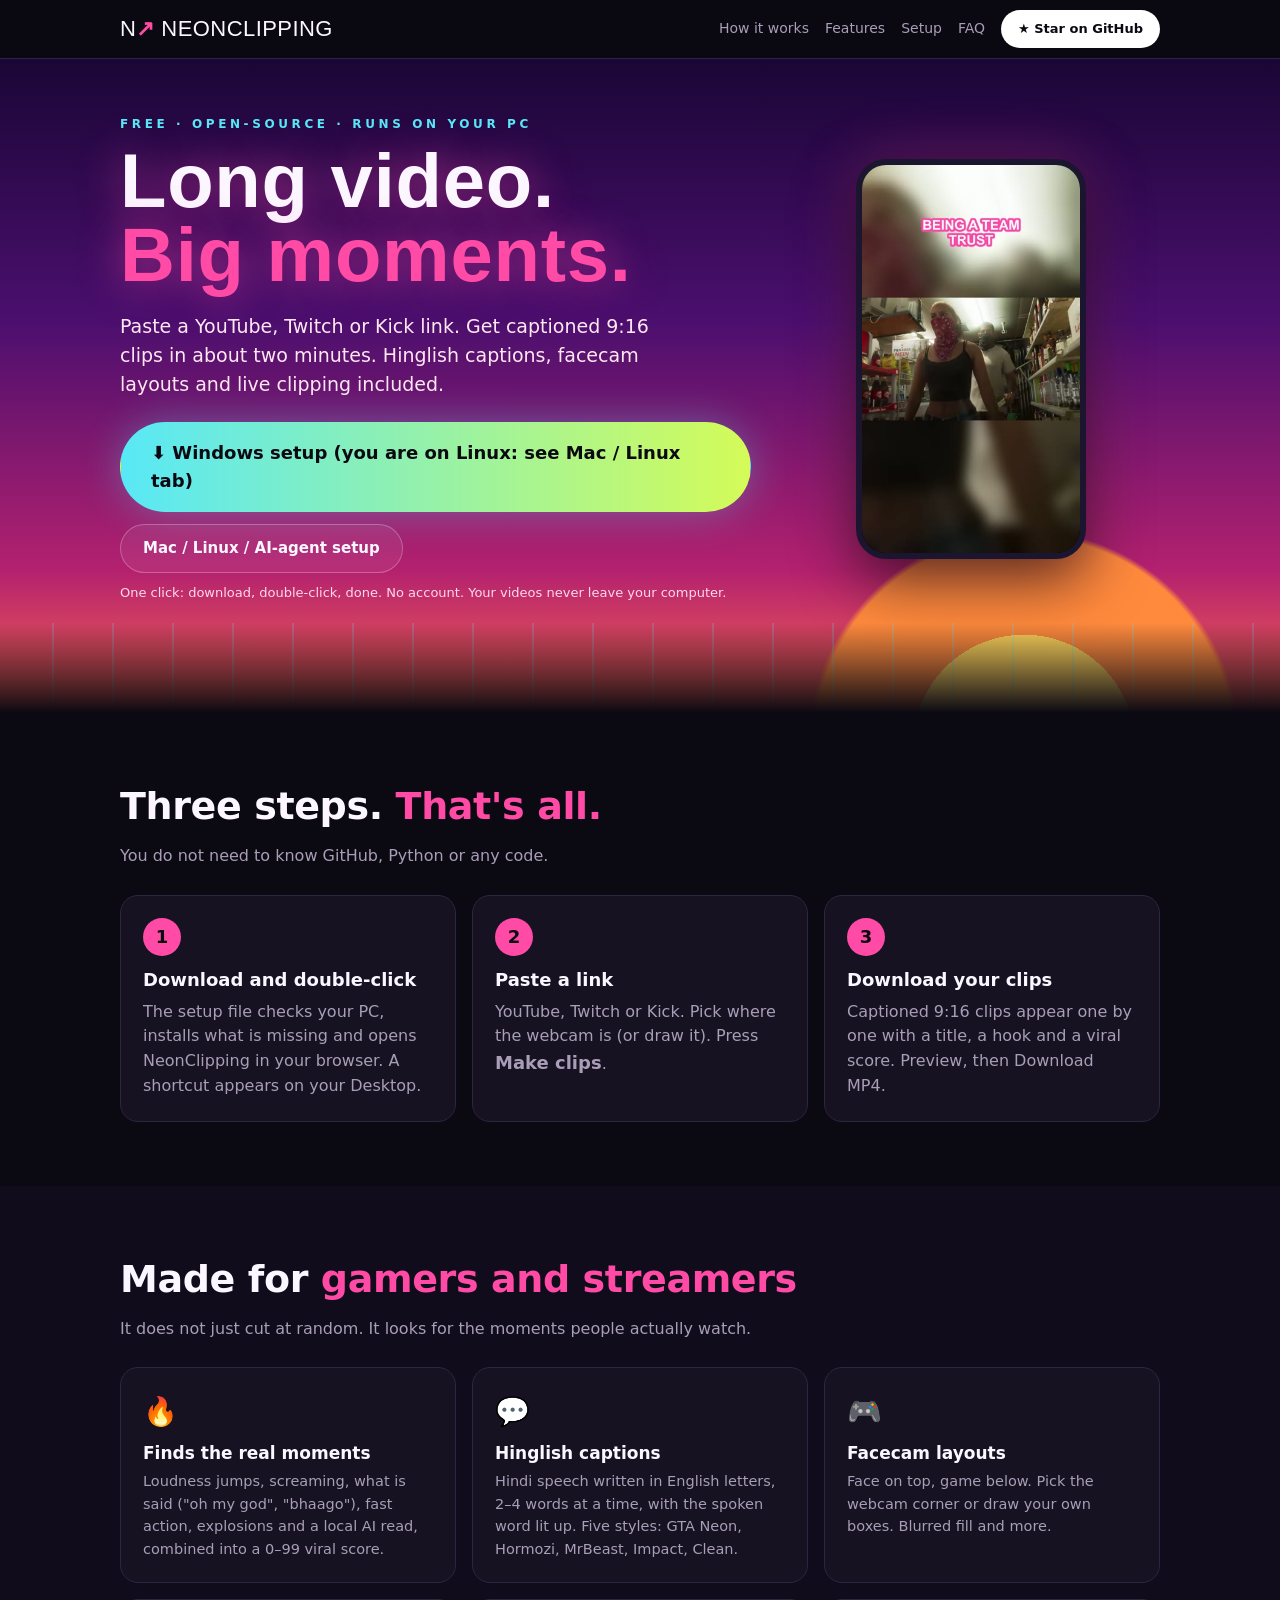
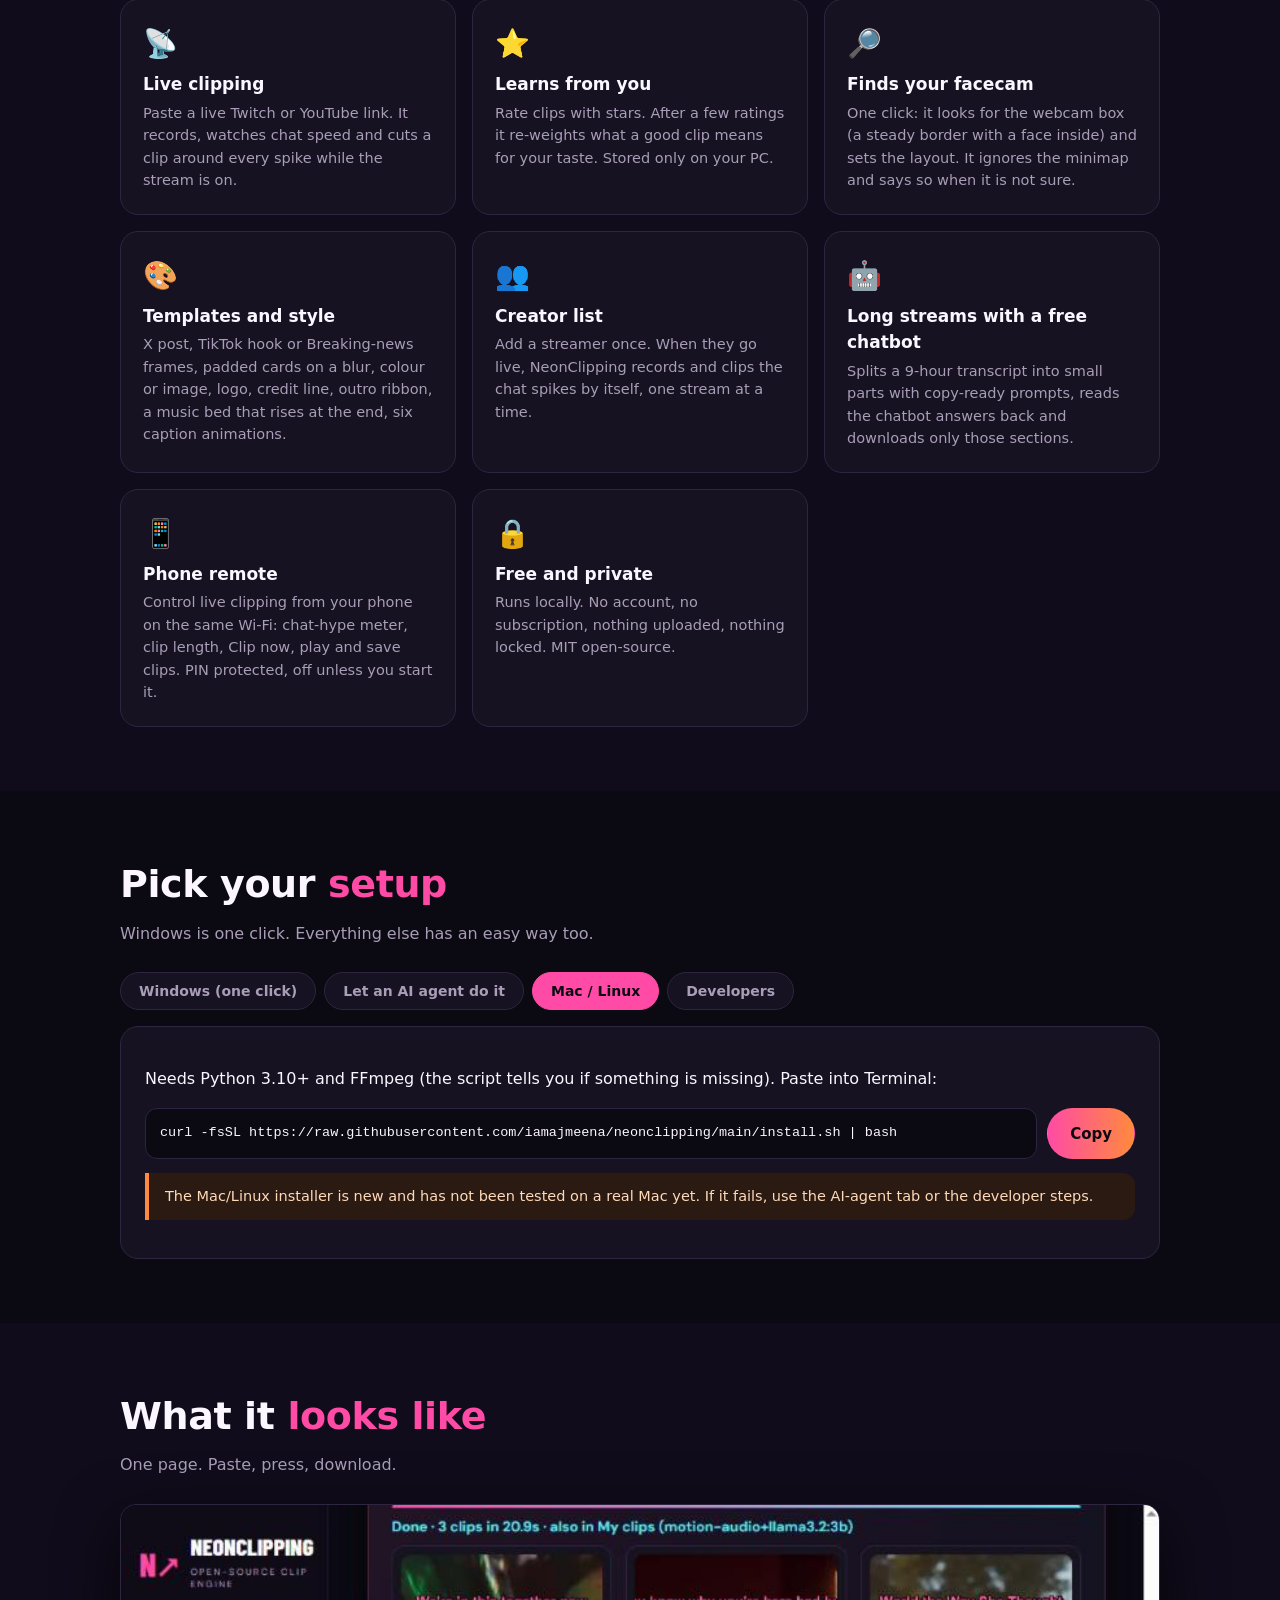
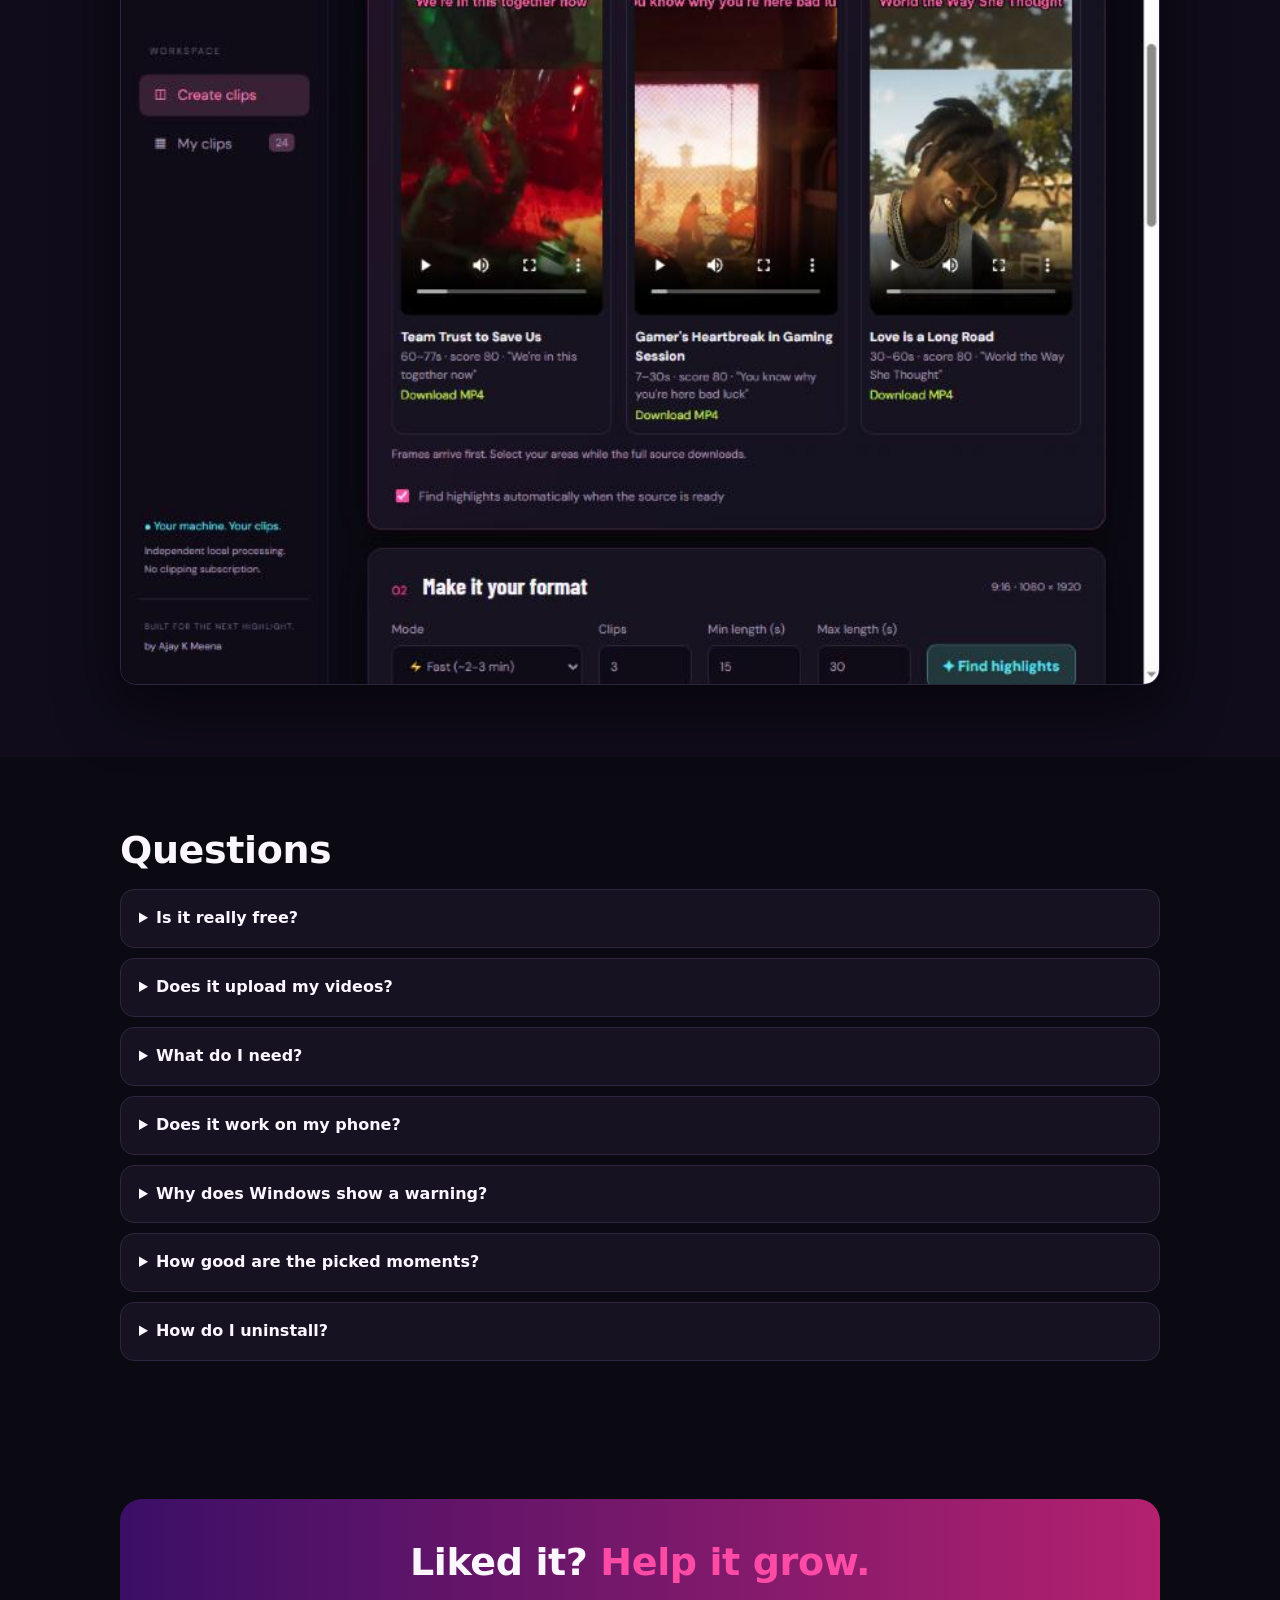
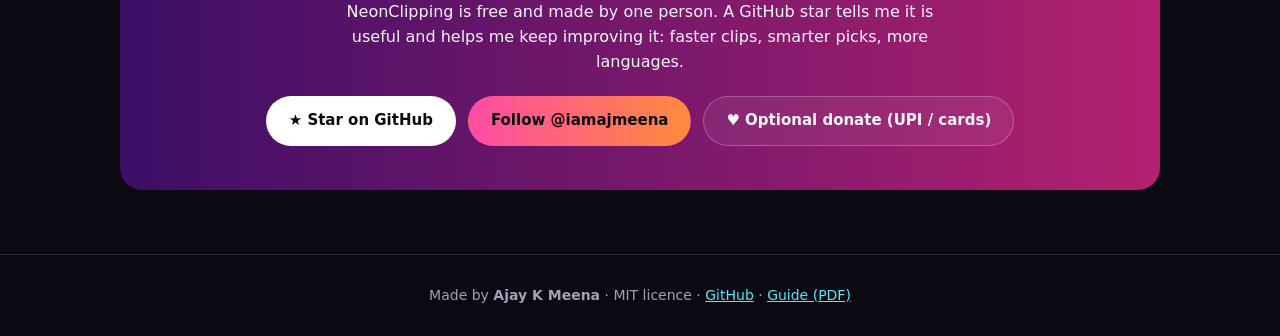
<file: docs/index.html>
<!doctype html>
<html lang="en">
<head>
<meta charset="utf-8">
<meta name="viewport" content="width=device-width, initial-scale=1">
<title>NeonClipping · Free AI clip maker for gamers and streamers</title>
<meta name="description" content="Paste a YouTube, Twitch or Kick link and get captioned 9:16 clips in about two minutes. Free, open-source, runs on your own PC. Hinglish captions, facecam layouts, live clipping.">
<meta property="og:title" content="NeonClipping: paste a link, get captioned 9:16 clips">
<meta property="og:description" content="Free and open-source. One-click setup for Windows. Hinglish captions, facecam layouts, live clipping, learns from your star ratings.">
<meta property="og:type" content="website">
<link rel="icon" href="data:image/svg+xml,%3Csvg xmlns='http://www.w3.org/2000/svg' viewBox='0 0 64 64'%3E%3Crect width='64' height='64' rx='14' fill='%230b0912'/%3E%3Ctext x='8' y='46' font-family='Impact,Arial Black' font-size='38' fill='%23ff4ba5'%3EN%3C/text%3E%3Cpath d='M34 40 L52 22 M40 22 H52 V34' stroke='%2358e8f7' stroke-width='5' fill='none' stroke-linecap='round'/%3E%3C/svg%3E">
<style>
:root{--bg:#0b0912;--panel:#161221;--line:#2e2540;--pink:#ff4ba5;--cyan:#58e8f7;--lime:#d4fb58;--orange:#ff8a3d;--white:#fbf6ff;--muted:#a99db7}
*{box-sizing:border-box}html{scroll-behavior:smooth}
body{margin:0;background:var(--bg);color:var(--white);font-family:"Segoe UI",system-ui,-apple-system,"Nirmala UI",sans-serif;line-height:1.55}
a{color:var(--cyan)}
.wrap{max-width:1080px;margin:0 auto;padding:0 20px}
nav{position:sticky;top:0;z-index:20;background:#0b0912e6;backdrop-filter:blur(10px);border-bottom:1px solid var(--line)}
nav .wrap{display:flex;align-items:center;gap:18px;height:58px}
.logo{font-family:Impact,"Arial Black",sans-serif;font-size:22px;letter-spacing:.02em;color:var(--white);text-decoration:none}.logo b{color:var(--pink)}
nav .links{margin-left:auto;display:flex;gap:16px;align-items:center;font-size:14px}nav .links a{color:var(--muted);text-decoration:none}nav .links a:hover{color:var(--white)}
.btn{display:inline-flex;align-items:center;gap:8px;border-radius:999px;padding:12px 22px;font-weight:800;text-decoration:none;border:1px solid transparent;cursor:pointer;font-size:15px;font-family:inherit}
.btn.main{background:linear-gradient(90deg,var(--cyan),var(--lime));color:#0b0912;font-size:18px;padding:16px 30px;box-shadow:0 0 40px #58e8f755}
.btn.pink{background:linear-gradient(90deg,var(--pink),var(--orange));color:#0b0912}
.btn.ghost{background:#ffffff10;border-color:#ffffff40;color:var(--white)}
.btn.white{background:#fff;color:#0b0912}
.btn:hover{transform:translateY(-2px)}
.hero{position:relative;overflow:hidden;background:radial-gradient(circle at 80% 105%,#ffd45a 0 9%,#ff8a3d 9% 17%,transparent 17.5%),linear-gradient(180deg,#1a0636 0%,#4b0f6e 40%,#b3216f 78%,#ff6a4d 100%)}
.hero::after{content:"";position:absolute;left:-10%;right:-10%;bottom:0;height:90px;background:linear-gradient(#0b091200,#0b0912),repeating-linear-gradient(90deg,#58e8f733 0 2px,transparent 2px 60px)}
.hero .wrap{display:grid;grid-template-columns:1.25fr .75fr;gap:30px;align-items:center;padding-top:56px;padding-bottom:110px;position:relative;z-index:1}
.kicker{letter-spacing:.3em;font-size:12px;font-weight:800;color:var(--cyan)}
h1{font-family:Impact,"Arial Black",sans-serif;font-size:clamp(40px,7vw,76px);line-height:.98;margin:10px 0 14px;letter-spacing:.01em;text-shadow:0 0 40px #ff4ba599}h1 em{font-style:normal;color:var(--pink)}
.sub{font-size:19px;max-width:560px;color:#ffe7f3}
.cta{display:flex;flex-wrap:wrap;gap:12px;margin:22px 0 10px}
.fine{font-size:13px;color:#ffd9ec}
.phone{justify-self:center;width:230px;border-radius:30px;border:6px solid #1c1530;box-shadow:0 20px 60px #000a,0 0 60px #ff4ba555;overflow:hidden;background:#000}
.phone img,.phone video{display:block;width:100%}
section{padding:64px 0}
h2{font-size:clamp(26px,4vw,38px);margin:0 0 8px;letter-spacing:-.01em}h2 em{font-style:normal;color:var(--pink)}
.lead{color:var(--muted);max-width:680px;margin:0 0 26px}
.steps{display:grid;grid-template-columns:repeat(3,1fr);gap:16px}
.step{background:var(--panel);border:1px solid var(--line);border-radius:18px;padding:22px}
.step .n{width:38px;height:38px;border-radius:50%;background:var(--pink);color:#0b0912;font-weight:900;display:flex;align-items:center;justify-content:center;margin-bottom:10px;font-size:18px}
.step b{font-size:18px}.step p{color:var(--muted);margin:6px 0 0}
.grid{display:grid;grid-template-columns:repeat(3,1fr);gap:16px}
.tile{background:var(--panel);border:1px solid var(--line);border-radius:18px;padding:22px}
.tile .ic{font-size:28px}.tile b{display:block;font-size:17px;margin:6px 0 4px}.tile p{margin:0;color:var(--muted);font-size:14.5px}
.tabs{display:flex;flex-wrap:wrap;gap:8px;margin-bottom:16px}
.tab{background:var(--panel);border:1px solid var(--line);color:var(--muted);padding:10px 18px;border-radius:999px;cursor:pointer;font-weight:700;font-family:inherit;font-size:14px}
.tab.on{background:var(--pink);border-color:var(--pink);color:#0b0912}
.pane{display:none;background:var(--panel);border:1px solid var(--line);border-radius:18px;padding:24px}.pane.on{display:block}
.pane ol{padding-left:20px;margin:10px 0}.pane li{margin:6px 0}
code,pre{font-family:Consolas,monospace}pre{background:#0b0912;border:1px solid var(--line);border-radius:12px;padding:14px;overflow:auto;font-size:13.5px;margin:10px 0;white-space:pre-wrap;word-break:break-all}
.copy{display:flex;gap:10px;align-items:stretch;flex-wrap:wrap}.copy pre{flex:1;margin:0;min-width:240px}
.note{border-left:4px solid var(--orange);background:#2a1a12;padding:12px 16px;border-radius:0 12px 12px 0;color:#ffd9b8;font-size:14.5px;margin:14px 0}
.shot{width:100%;border-radius:16px;border:1px solid var(--line);box-shadow:0 20px 60px #000a}
details{background:var(--panel);border:1px solid var(--line);border-radius:14px;padding:4px 18px;margin:10px 0}summary{cursor:pointer;font-weight:700;padding:12px 0}details p{color:var(--muted);margin:0 0 14px}
.support{background:linear-gradient(90deg,#3b0f66,#b3216f);border-radius:22px;padding:34px;text-align:center}
.support .cta{justify-content:center}
footer{border-top:1px solid var(--line);padding:30px 0;color:var(--muted);font-size:14px;text-align:center}
.os-note{display:none}
@media(max-width:820px){.hero .wrap{grid-template-columns:1fr;padding-bottom:90px}.phone{width:200px}.steps,.grid{grid-template-columns:1fr}nav .links a.hide-s{display:none}}
@media(prefers-reduced-motion:reduce){*{scroll-behavior:auto!important;transition:none!important}}
</style>
</head>
<body>

<nav><div class="wrap">
  <a class="logo" href="#">N<b>↗</b> NEONCLIPPING</a>
  <div class="links">
    <a class="hide-s" href="#how">How it works</a><a class="hide-s" href="#features">Features</a><a class="hide-s" href="#setup">Setup</a><a class="hide-s" href="#faq">FAQ</a>
    <a class="btn white" style="padding:8px 16px;font-size:13px" href="https://github.com/iamajmeena/neonclipping" target="_blank" rel="noopener">★ Star on GitHub</a>
  </div>
</div></nav>

<header class="hero"><div class="wrap">
  <div>
    <div class="kicker">FREE · OPEN-SOURCE · RUNS ON YOUR PC</div>
    <h1>Long video.<br><em>Big moments.</em></h1>
    <p class="sub">Paste a YouTube, Twitch or Kick link. Get captioned 9:16 clips in about two minutes. Hinglish captions, facecam layouts and live clipping included.</p>
    <div class="cta">
      <a class="btn main" id="dl" href="https://github.com/iamajmeena/neonclipping/releases/latest/download/NeonClipping-Setup.bat">⬇ Download for Windows</a>
      <a class="btn ghost" href="#setup">Mac / Linux / AI-agent setup</a>
    </div>
    <div class="fine">One click: download, double-click, done. No account. Your videos never leave your computer.</div>
    <div class="os-note note" id="mobile-note"><b>You are on a phone.</b> NeonClipping runs on a computer. Open this page on your PC, or <a href="#" id="copy-link">copy this page link</a> and send it to yourself.</div>
  </div>
  <div class="phone"><video src="demo.mp4" poster="demo-poster.jpg" autoplay loop muted playsinline preload="auto" aria-label="A NeonClipping clip: hook title, captions"></video></div>
</div></header>

<section id="how"><div class="wrap">
  <h2>Three steps. <em>That's all.</em></h2>
  <p class="lead">You do not need to know GitHub, Python or any code.</p>
  <div class="steps">
    <div class="step"><div class="n">1</div><b>Download and double-click</b><p>The setup file checks your PC, installs what is missing and opens NeonClipping in your browser. A shortcut appears on your Desktop.</p></div>
    <div class="step"><div class="n">2</div><b>Paste a link</b><p>YouTube, Twitch or Kick. Pick where the webcam is (or draw it). Press <b>Make clips</b>.</p></div>
    <div class="step"><div class="n">3</div><b>Download your clips</b><p>Captioned 9:16 clips appear one by one with a title, a hook and a viral score. Preview, then Download MP4.</p></div>
  </div>
</div></section>

<section id="features" style="background:#100c1b"><div class="wrap">
  <h2>Made for <em>gamers and streamers</em></h2>
  <p class="lead">It does not just cut at random. It looks for the moments people actually watch.</p>
  <div class="grid">
    <div class="tile"><div class="ic">🔥</div><b>Finds the real moments</b><p>Loudness jumps, screaming, what is said ("oh my god", "bhaago"), fast action, explosions and a local AI read, combined into a 0–99 viral score.</p></div>
    <div class="tile"><div class="ic">💬</div><b>Hinglish captions</b><p>Hindi speech written in English letters, 2–4 words at a time, with the spoken word lit up. Five styles: GTA Neon, Hormozi, MrBeast, Impact, Clean.</p></div>
    <div class="tile"><div class="ic">🎮</div><b>Facecam layouts</b><p>Face on top, game below. Pick the webcam corner or draw your own boxes. Blurred fill and more.</p></div>
    <div class="tile"><div class="ic">📡</div><b>Live clipping</b><p>Paste a live Twitch or YouTube link. It records, watches chat speed and cuts a clip around every spike while the stream is on.</p></div>
    <div class="tile"><div class="ic">⭐</div><b>Learns from you</b><p>Rate clips with stars. After a few ratings it re-weights what a good clip means for your taste. Stored only on your PC.</p></div>
    <div class="tile"><div class="ic">🔎</div><b>Finds your facecam</b><p>One click: it looks for the webcam box (a steady border with a face inside) and sets the layout. It ignores the minimap and says so when it is not sure.</p></div>
    <div class="tile"><div class="ic">🎨</div><b>Templates and style</b><p>X post, TikTok hook or Breaking-news frames, padded cards on a blur, colour or image, logo, credit line, outro ribbon, a music bed that rises at the end, six caption animations.</p></div>
    <div class="tile"><div class="ic">👥</div><b>Creator list</b><p>Add a streamer once. When they go live, NeonClipping records and clips the chat spikes by itself, one stream at a time.</p></div>
    <div class="tile"><div class="ic">🤖</div><b>Long streams with a free chatbot</b><p>Splits a 9-hour transcript into small parts with copy-ready prompts, reads the chatbot answers back and downloads only those sections.</p></div>
    <div class="tile"><div class="ic">📱</div><b>Phone remote</b><p>Control live clipping from your phone on the same Wi-Fi: chat-hype meter, clip length, Clip now, play and save clips. PIN protected, off unless you start it.</p></div>
    <div class="tile"><div class="ic">🔒</div><b>Free and private</b><p>Runs locally. No account, no subscription, nothing uploaded, nothing locked. MIT open-source.</p></div>
  </div>
</div></section>

<section id="setup"><div class="wrap">
  <h2>Pick your <em>setup</em></h2>
  <p class="lead">Windows is one click. Everything else has an easy way too.</p>
  <div class="tabs" role="tablist">
    <button class="tab on" data-p="win">Windows (one click)</button>
    <button class="tab" data-p="ai">Let an AI agent do it</button>
    <button class="tab" data-p="mac">Mac / Linux</button>
    <button class="tab" data-p="dev">Developers</button>
  </div>

  <div class="pane on" id="p-win">
    <a class="btn main" href="https://github.com/iamajmeena/neonclipping/releases/latest/download/NeonClipping-Setup.bat">⬇ Download NeonClipping-Setup.bat</a>
    <ol>
      <li>Open the downloaded file (double-click). If Windows asks "Windows protected your PC", press <b>More info → Run anyway</b>. The file is plain text and not code-signed; you can open it in Notepad first.</li>
      <li>It checks your PC and installs what is missing (Python, FFmpeg). Needs internet, about 3–8 minutes, no admin rights.</li>
      <li>It asks two optional questions (GPU libraries, AI titles) and then opens NeonClipping in your browser.</li>
      <li>Next time just double-click the <b>NeonClipping</b> shortcut on your Desktop.</li>
    </ol>
    <div class="note">Everything is installed in one folder (<code>%LOCALAPPDATA%\NeonClipping</code>). Delete it to uninstall.</div>
  </div>

  <div class="pane" id="p-ai">
    <p>Don't want to read anything? Give this prompt to an AI agent that can run commands on your computer (Claude Code, OpenAI Codex, Google Antigravity, Cursor). It checks your PC, installs everything, opens the app and explains it to you in simple Hindi.</p>
    <button class="btn pink" id="copy-prompt">📋 Copy the setup prompt</button>
    <span id="copy-prompt-msg" style="margin-left:10px;color:var(--lime)"></span>
    <p style="margin-top:14px"><a href="NEONCLIPPING-AGENT-SETUP-PROMPT.txt" target="_blank" rel="noopener">Open the prompt as a text file</a> · <a href="NeonClipping-Guide-EN-HI.pdf" target="_blank" rel="noopener">Read the guide (PDF, English + हिंदी)</a></p>
  </div>

  <div class="pane" id="p-mac">
    <p>Needs Python 3.10+ and FFmpeg (the script tells you if something is missing). Paste into Terminal:</p>
    <div class="copy"><pre id="mac-cmd">curl -fsSL https://raw.githubusercontent.com/iamajmeena/neonclipping/main/install.sh | bash</pre><button class="btn pink" data-copy="mac-cmd">Copy</button></div>
    <div class="note">The Mac/Linux installer is new and has not been tested on a real Mac yet. If it fails, use the AI-agent tab or the developer steps.</div>
  </div>

  <div class="pane" id="p-dev">
    <pre>git clone https://github.com/iamajmeena/neonclipping
cd neonclipping
./run.ps1     # Windows
./run.sh      # Mac / Linux</pre>
    <p>Then open <code>http://127.0.0.1:8770</code>. Source, issues and the full README: <a href="https://github.com/iamajmeena/neonclipping" target="_blank" rel="noopener">github.com/iamajmeena/neonclipping</a>.</p>
  </div>
</div></section>

<section style="background:#100c1b"><div class="wrap">
  <h2>What it <em>looks like</em></h2>
  <p class="lead">One page. Paste, press, download.</p>
  <img class="shot" src="neonclipping-ui.jpg" alt="NeonClipping showing three finished clips">
</div></section>

<section id="faq"><div class="wrap">
  <h2>Questions</h2>
  <details><summary>Is it really free?</summary><p>Yes. It is open-source (MIT). No account, no subscription, no watermark, nothing locked behind a donation.</p></details>
  <details><summary>Does it upload my videos?</summary><p>No. Everything runs on your own computer. Videos, clips and your ratings stay in the app folder. The app only talks to YouTube/Twitch/Kick to fetch the video you paste.</p></details>
  <details><summary>What do I need?</summary><p>A Windows 10/11 PC (a Mac/Linux script exists but is untested) and internet for the first install. An NVIDIA GPU makes some steps faster but is not required.</p></details>
  <details><summary>Does it work on my phone?</summary><p>The tool runs on a computer. This website works on a phone, but the clip maker needs a PC. Using your phone as a remote for the app on your PC (same Wi-Fi) is planned, not built yet.</p></details>
  <details><summary>Why does Windows show a warning?</summary><p>The setup file is not code-signed (that costs money). It is plain text: right-click → Edit, or open it in Notepad, and read every line. The app itself is fully open-source on GitHub.</p></details>
  <details><summary>How good are the picked moments?</summary><p>It finds loud, energetic, quotable moments with fast action. It is a heuristic plus a small local AI, not magic: always watch a clip before posting. Your star ratings make it better at your taste.</p></details>
  <details><summary>How do I uninstall?</summary><p>Delete the NeonClipping folder in <code>%LOCALAPPDATA%</code> and the Desktop shortcut. Nothing else is changed on your PC (Python and FFmpeg stay if you had them).</p></details>
</div></section>

<section><div class="wrap">
  <div class="support">
    <h2>Liked it? <em>Help it grow.</em></h2>
    <p style="max-width:620px;margin:0 auto 6px">NeonClipping is free and made by one person. A GitHub star tells me it is useful and helps me keep improving it: faster clips, smarter picks, more languages.</p>
    <div class="cta">
      <a class="btn white" href="https://github.com/iamajmeena/neonclipping" target="_blank" rel="noopener">★ Star on GitHub</a>
      <a class="btn pink" href="https://www.instagram.com/iamajmeena/" target="_blank" rel="noopener">Follow @iamajmeena</a>
      <a class="btn ghost" href="https://rzp.io/rzp/JN41CpW" target="_blank" rel="noopener">♥ Optional donate (UPI / cards)</a>
    </div>
  </div>
</div></section>

<footer><div class="wrap">Made by <b>Ajay K Meena</b> · MIT licence · <a href="https://github.com/iamajmeena/neonclipping" target="_blank" rel="noopener">GitHub</a> · <a href="NeonClipping-Guide-EN-HI.pdf" target="_blank" rel="noopener">Guide (PDF)</a></div></footer>

<script>
(function(){
  // tabs
  document.querySelectorAll('.tab').forEach(function(t){t.onclick=function(){
    document.querySelectorAll('.tab').forEach(function(x){x.classList.toggle('on',x===t)});
    document.querySelectorAll('.pane').forEach(function(p){p.classList.toggle('on',p.id==='p-'+t.dataset.p)});
  };});
  // copy buttons
  document.querySelectorAll('[data-copy]').forEach(function(b){b.onclick=function(){
    var txt=document.getElementById(b.dataset.copy).textContent;
    navigator.clipboard.writeText(txt).then(function(){var o=b.textContent;b.textContent='Copied ✓';setTimeout(function(){b.textContent=o},1500)});
  };});
  // copy the agent prompt (loaded from the same site so it always matches the repo)
  var cp=document.getElementById('copy-prompt'),msg=document.getElementById('copy-prompt-msg');
  if(cp)cp.onclick=function(){
    fetch('NEONCLIPPING-AGENT-SETUP-PROMPT.txt').then(function(r){if(!r.ok)throw 0;return r.text()}).then(function(t){
      return navigator.clipboard.writeText(t).then(function(){msg.textContent='Copied ✓ now paste it into your AI agent'});
    }).catch(function(){msg.textContent='Could not copy. Use "Open the prompt as a text file" below.';msg.style.color='#ffb86b'});
  };
  // phone and non-Windows hints
  var ua=navigator.userAgent||'',mobile=/Android|iPhone|iPad|iPod/i.test(ua),mac=/Macintosh|Mac OS X/i.test(ua)&&!mobile,linux=/Linux|X11/i.test(ua)&&!mobile&&!/Windows/i.test(ua);
  if(mobile){document.getElementById('mobile-note').style.display='block';
    var c=document.getElementById('copy-link');if(c)c.onclick=function(e){e.preventDefault();navigator.clipboard&&navigator.clipboard.writeText(location.href);c.textContent='link copied ✓'};}
  if(mac||linux){var dl=document.getElementById('dl');dl.textContent='⬇ Windows setup (you are on '+(mac?'Mac':'Linux')+': see Mac / Linux tab)';dl.href='#setup';
    document.querySelector('[data-p="mac"]').click();}
})();
</script>
</body>
</html>
</file>
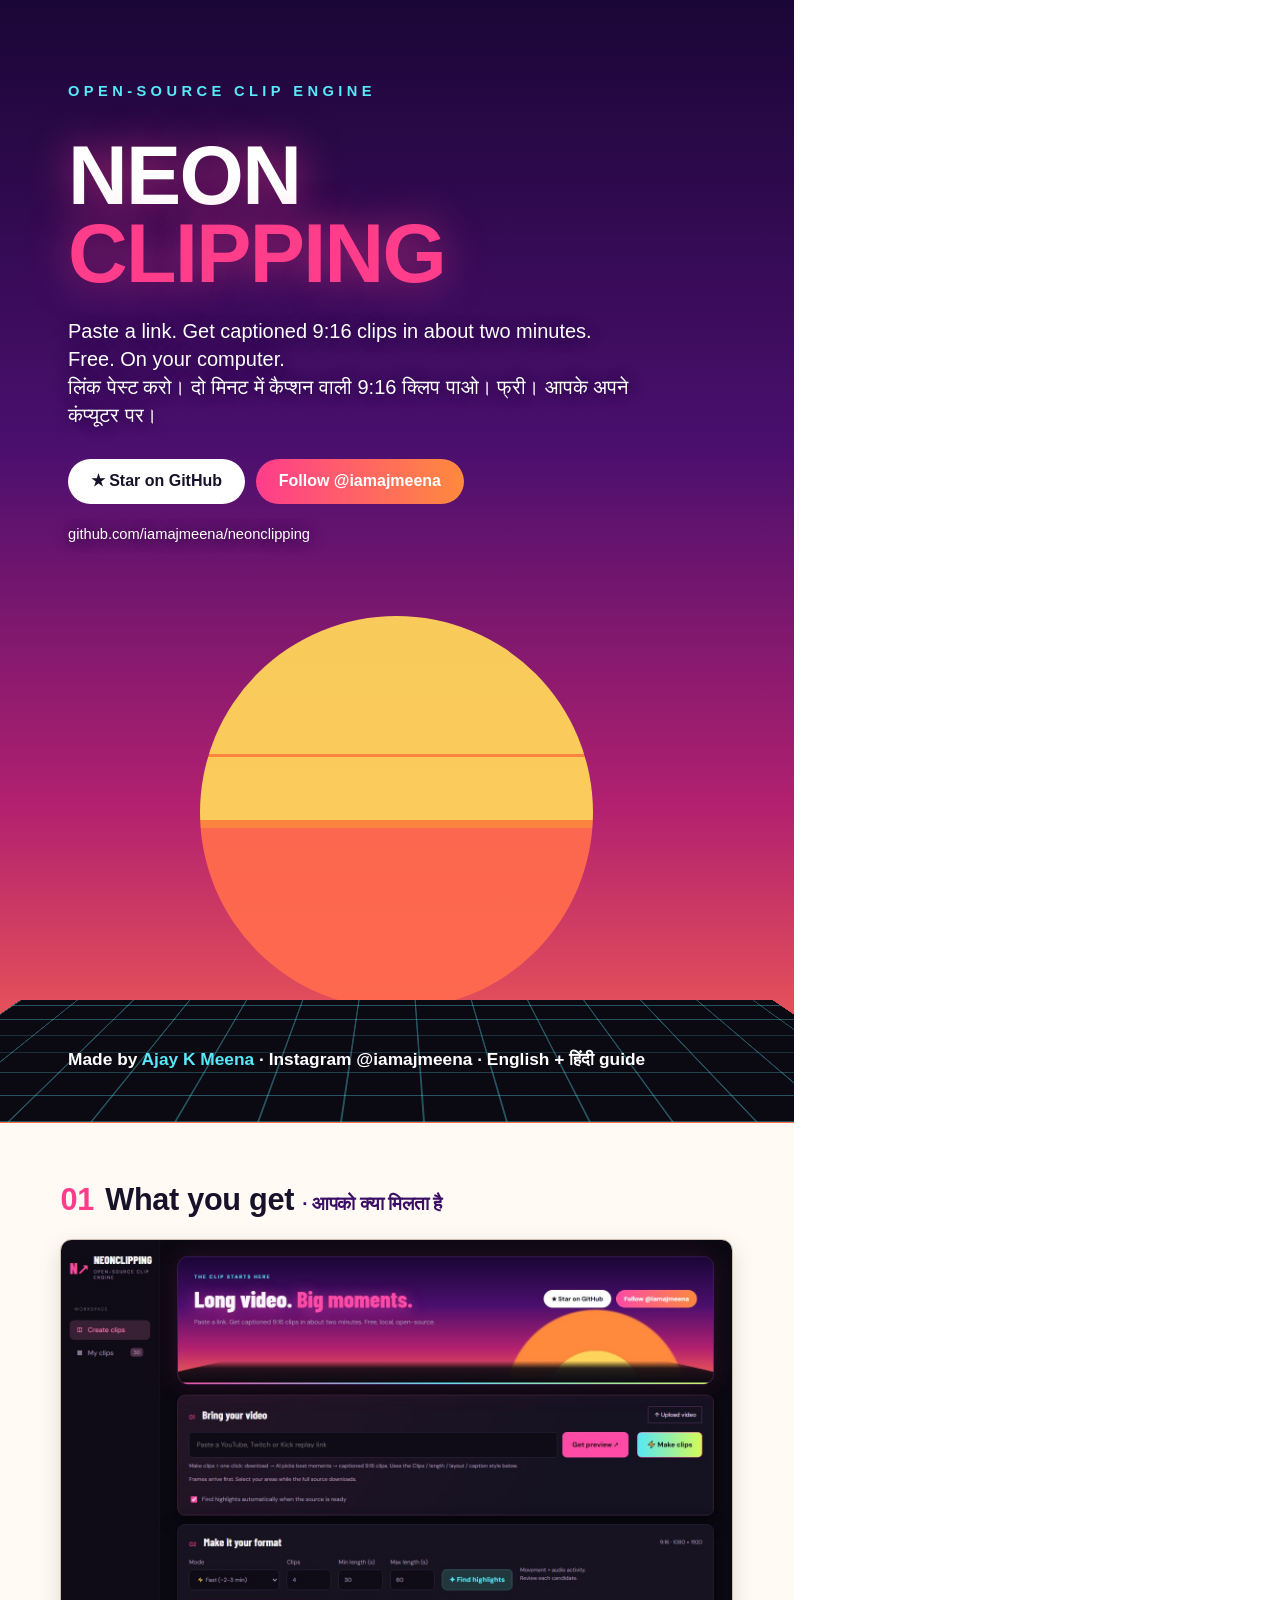
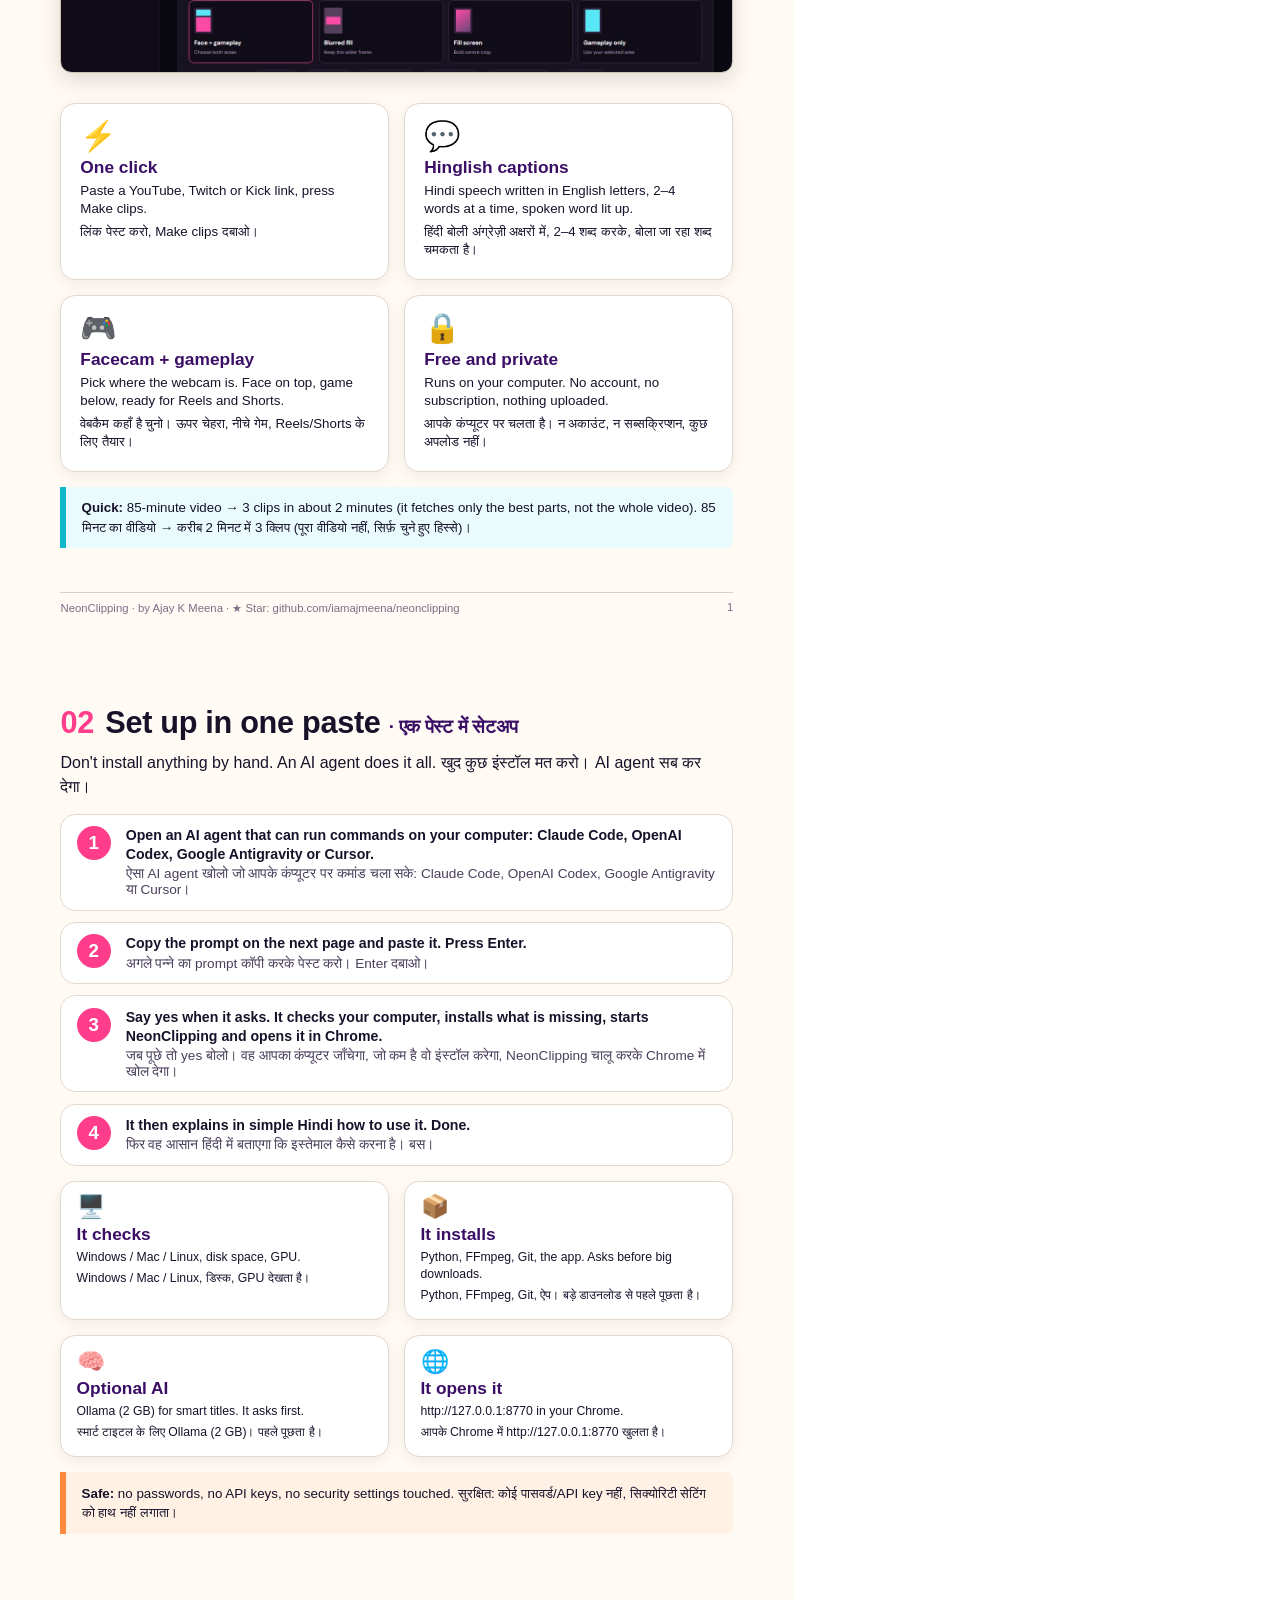
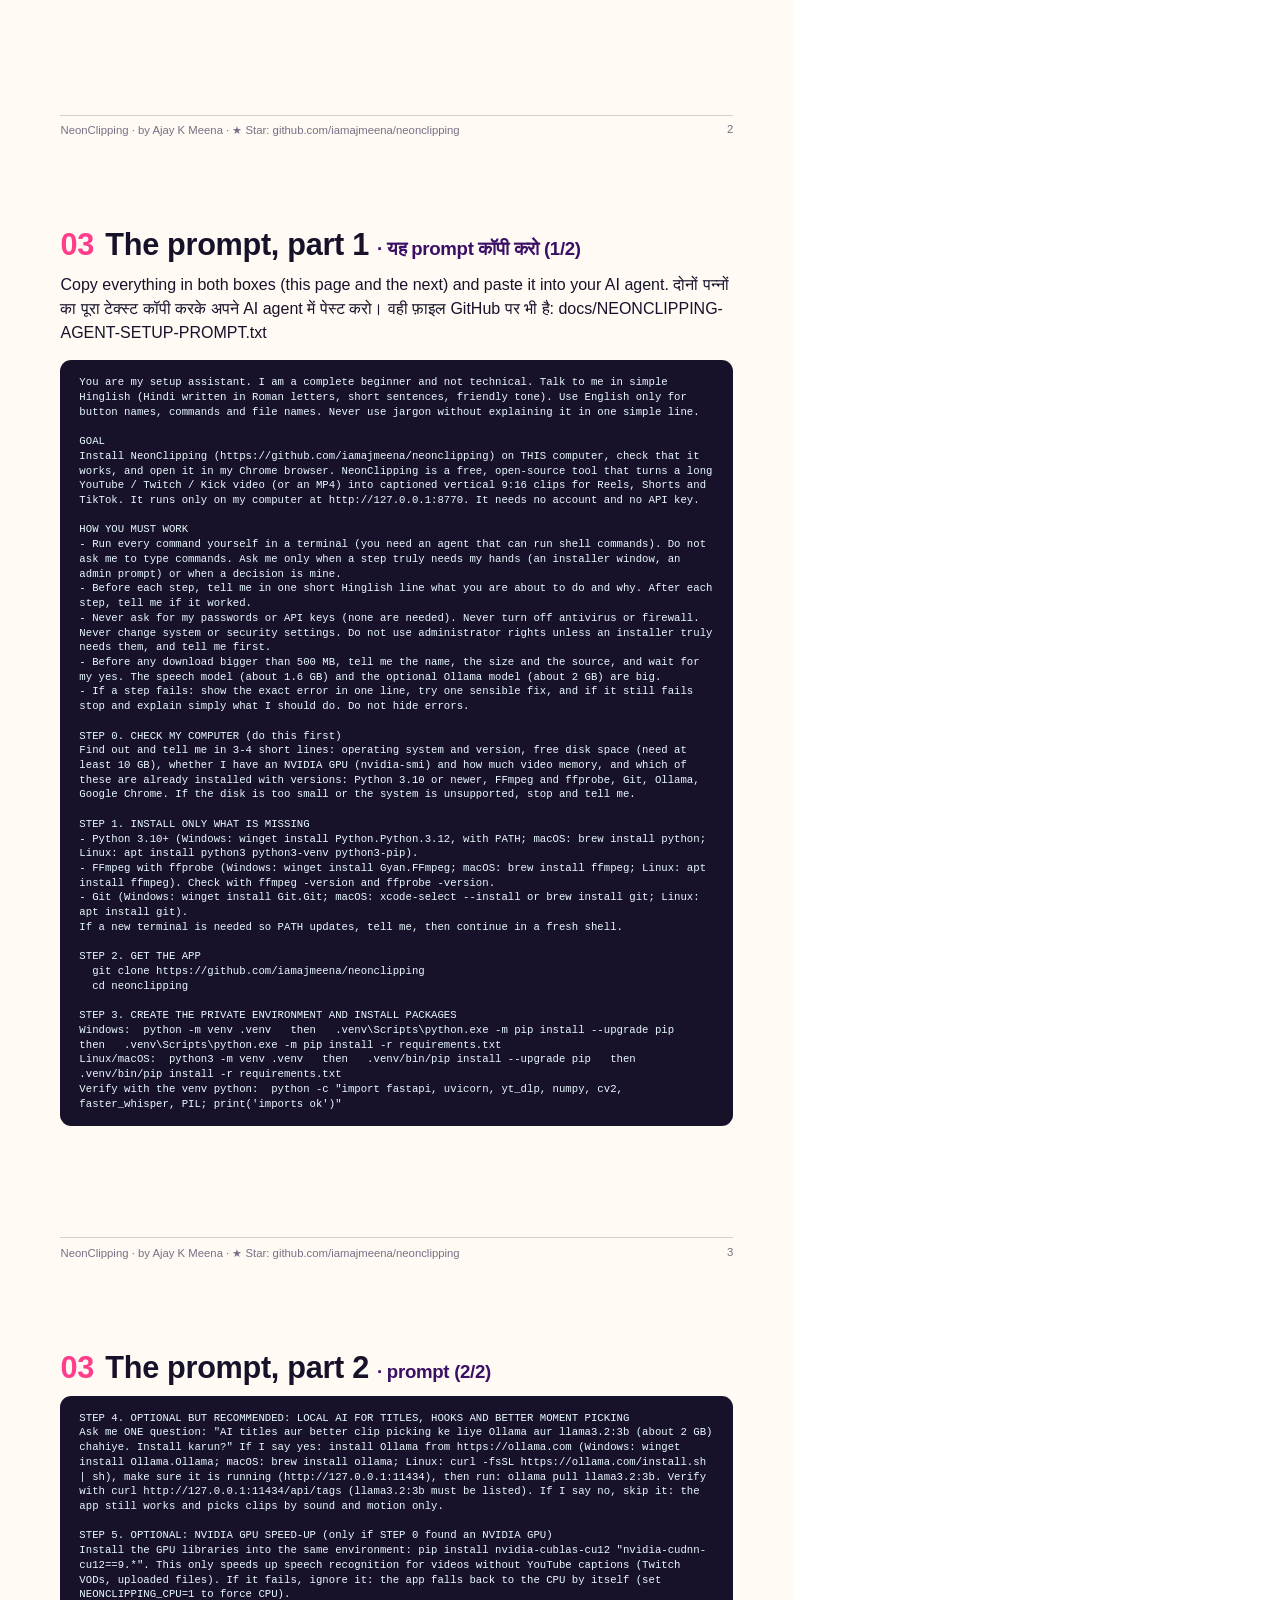
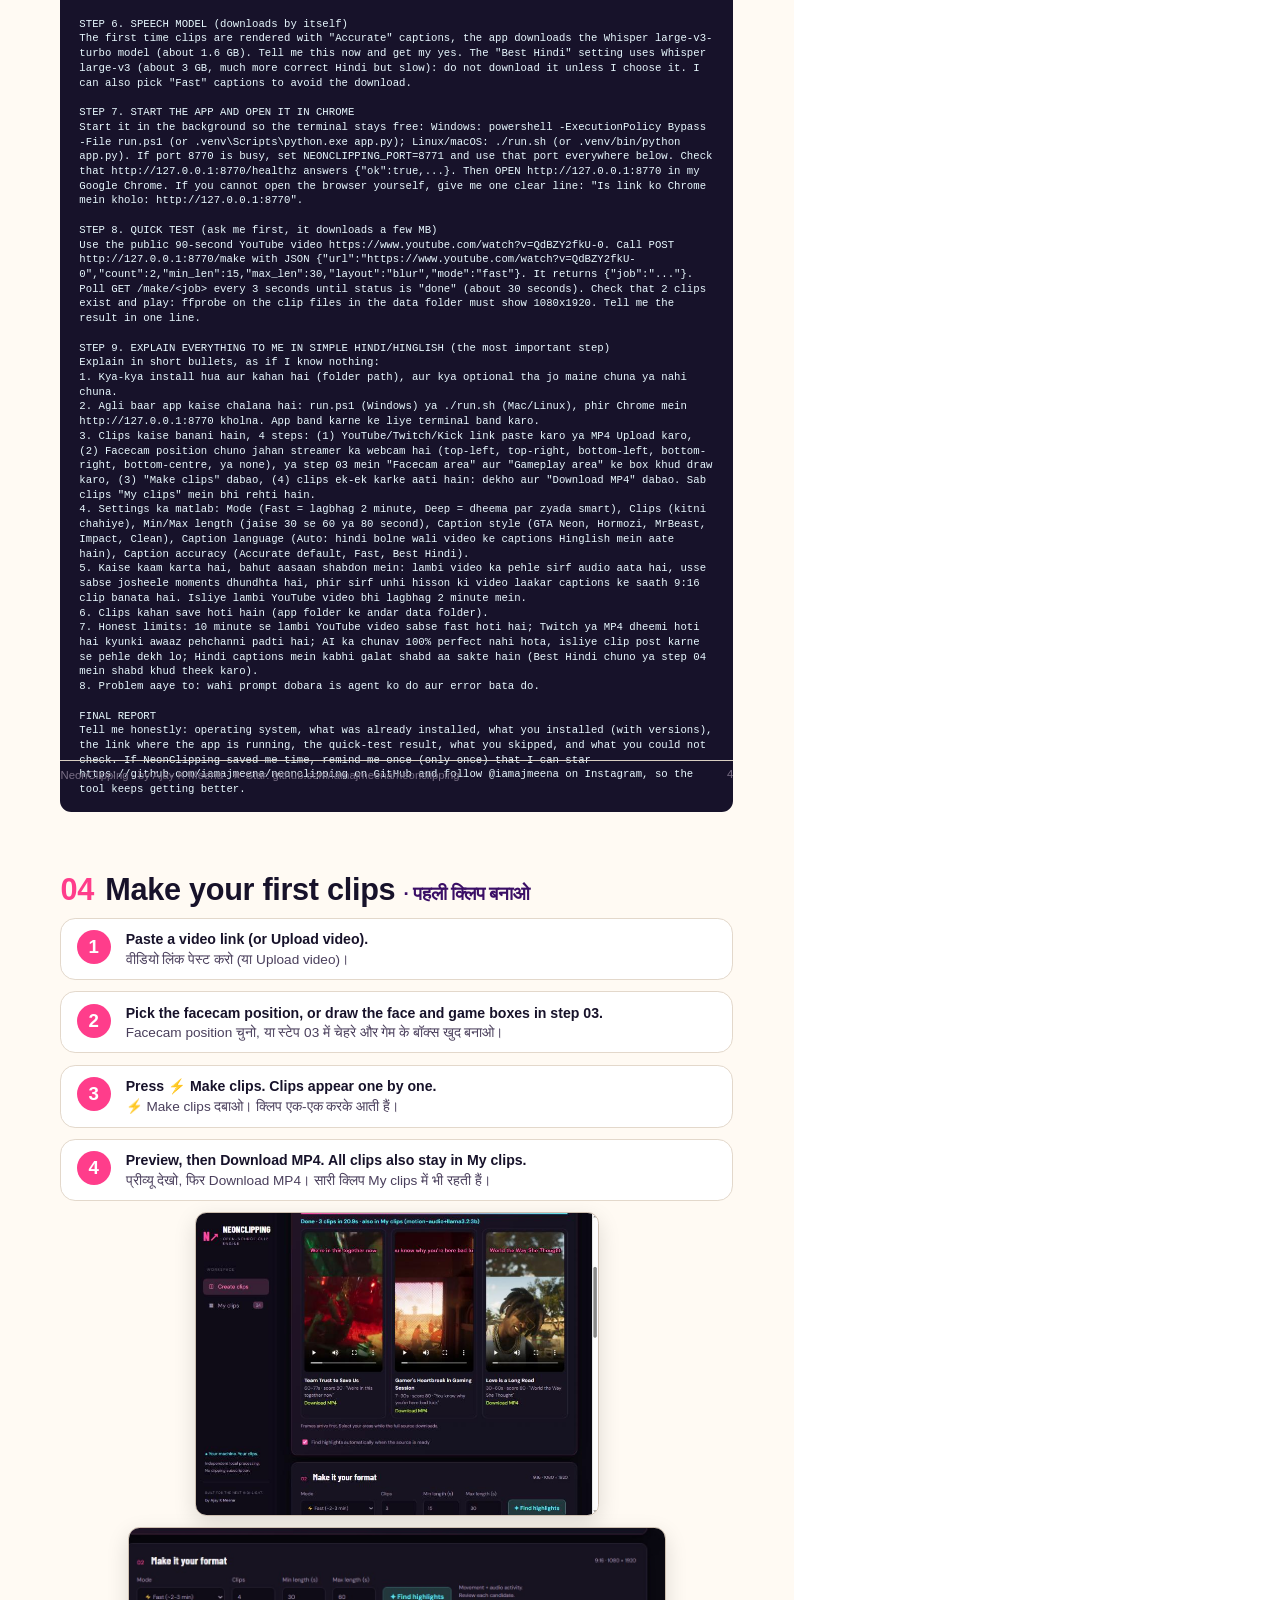
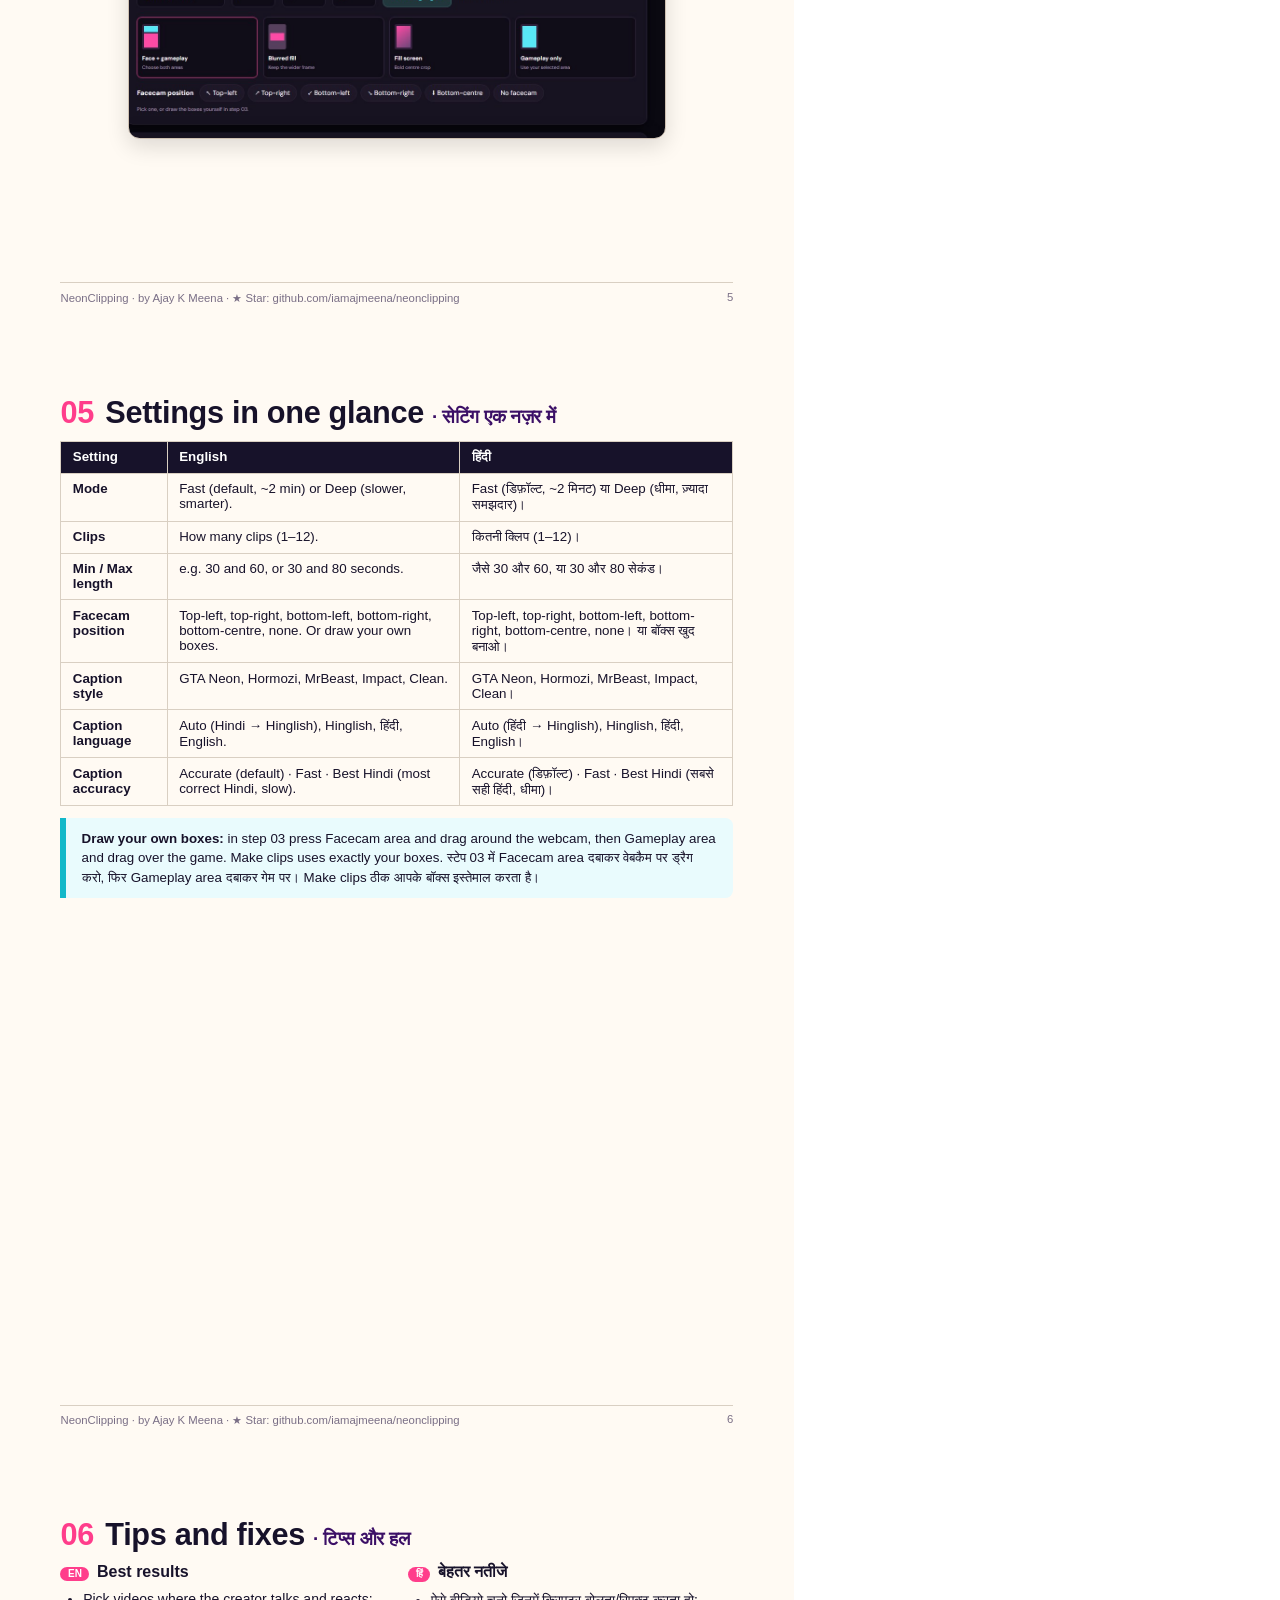
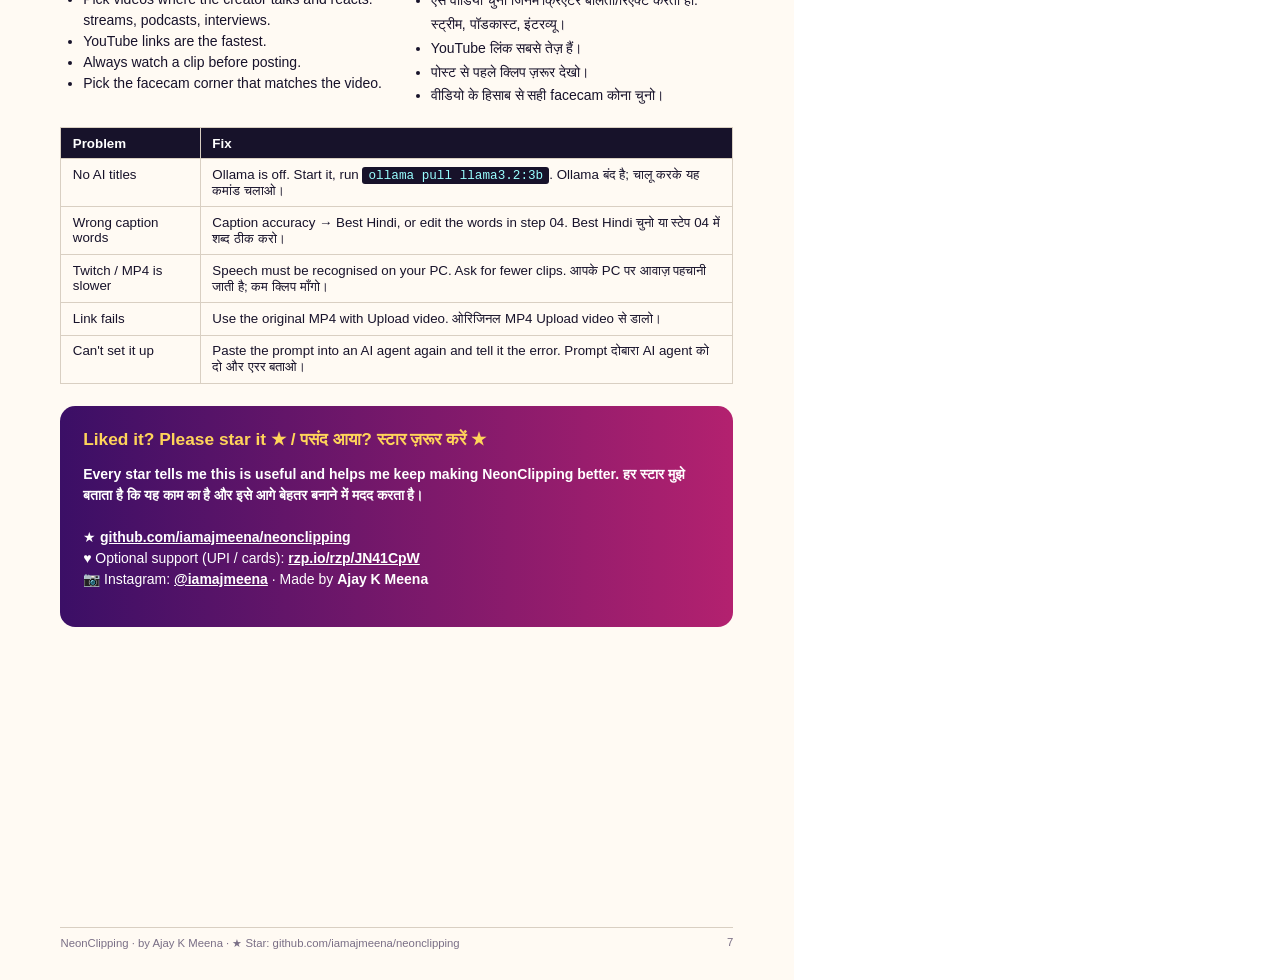
<file: docs/guide/guide.html>
<!doctype html>
<html lang="en"><head><meta charset="utf-8"><title>NeonClipping Guide · English + हिंदी</title>
<style>@page{size:A4;margin:0}
:root{--ink:#17122a;--paper:#fffaf3;--pink:#ff3d8b;--orange:#ff8a3d;--cyan:#12b8c9;--lime:#a6d800;--violet:#3b0f66}
*{box-sizing:border-box}
html{font-family:"Segoe UI","Nirmala UI","Mangal",sans-serif;color:var(--ink)}
body{margin:0;background:#fff}
.page{width:210mm;height:297mm;position:relative;overflow:hidden;page-break-after:always;background:var(--paper);padding:16mm 16mm 16mm}
.page.cover{padding:0;background:linear-gradient(180deg,#1a0636 0%,#4b0f6e 40%,#b3216f 72%,#ff6a4d 100%);color:#fff}
.cover .sun{position:absolute;left:50%;bottom:30mm;width:104mm;height:104mm;margin-left:-52mm;border-radius:50%;background:linear-gradient(180deg,#ffd45a 0 35%,#ff8a3d 35% 36%,#ffd45a 36% 52%,#ff8a3d 52% 54%,#ff6a4d 54%);opacity:.95}
.cover .grid{position:absolute;left:-20%;right:-20%;bottom:0;height:90mm;background:#0b0912;background-image:repeating-linear-gradient(90deg,#58e8f755 0 2px,transparent 2px 22mm),repeating-linear-gradient(0deg,#58e8f755 0 2px,transparent 2px 14mm);transform:perspective(160mm) rotateX(58deg);transform-origin:bottom}
.cover .txt{position:absolute;left:18mm;right:18mm;top:22mm;z-index:2}
.kicker{letter-spacing:.3em;font-size:11pt;font-weight:700;color:#58e8f7}
.cover h1{font-size:62pt;line-height:.95;margin:10mm 0 6mm;font-weight:900;letter-spacing:-.02em;text-shadow:0 0 40px #ff3d8b99}
.cover h1 em{font-style:normal;color:var(--pink)}
.cover p{font-size:15pt;max-width:150mm;line-height:1.4;text-shadow:0 1px 14px #1a0636}
.cover .by{position:absolute;left:18mm;bottom:14mm;z-index:2;font-weight:700;font-size:13pt}
.cover .by span{color:#58e8f7}
.chip{display:inline-block;background:#fff;color:#17122a;border-radius:99px;padding:3mm 6mm;font-weight:800;font-size:12pt;margin-right:3mm;text-shadow:none}
.chip.ig{background:linear-gradient(90deg,#ff3d8b,#ff8a3d);color:#fff}
h2{font-size:23pt;margin:0 0 3mm;font-weight:900;letter-spacing:-.01em;line-height:1.1}
h2 .n{color:var(--pink);margin-right:3mm}
h3{font-size:13pt;margin:5mm 0 1.5mm;color:var(--violet)}
p,li{font-size:10.5pt;line-height:1.5}
ul,ol{padding-left:6mm;margin:2mm 0}
code{background:#17122a;color:#9ff;border-radius:3px;padding:.3mm 1.6mm;font-family:Consolas,monospace;font-size:9.5pt}
pre{background:#17122a;color:#e8f9ff;padding:4mm 5mm;border-radius:3mm;font-family:Consolas,monospace;font-size:10pt;line-height:1.5;margin:3mm 0;white-space:pre-wrap}
pre.pr{font-size:8pt;line-height:1.38}
.shot{border:1px solid #cdbfb0;border-radius:3mm;box-shadow:0 2mm 6mm #0002;margin:3mm 0;max-width:100%}
.note{border-left:1.6mm solid var(--cyan);background:#e9fbfd;padding:3mm 4mm;border-radius:0 2mm 2mm 0;font-size:10pt;line-height:1.45;margin:3mm 0}
.warn{border-left-color:var(--orange);background:#fff1e3}
table{border-collapse:collapse;width:100%;margin:3mm 0;font-size:10pt}
td,th{border:1px solid #d9cfc2;padding:2mm 3mm;text-align:left;vertical-align:top}
th{background:#17122a;color:#fff}
.foot{position:absolute;left:16mm;right:16mm;bottom:8mm;font-size:8.5pt;color:#7a6f86;display:flex;justify-content:space-between;border-top:1px solid #d9cfc2;padding-top:2mm}
.cta{background:linear-gradient(90deg,#3b0f66,#b3216f);color:#fff;border-radius:4mm;padding:6mm;margin-top:6mm}
.cta h3{color:#ffd45a;margin-top:0}
.cta a{color:#fff;font-weight:800}
.hi{font-family:"Nirmala UI","Mangal","Segoe UI",sans-serif}
.hi p,.hi li{line-height:1.7}
.cols{display:grid;grid-template-columns:1fr 1fr;gap:6mm}
.lg{display:inline-block;background:var(--pink);color:#fff;font-size:7.5pt;font-weight:800;border-radius:2mm;padding:.4mm 2mm;margin-right:2mm}
.sub{font-size:14pt;font-weight:700;color:var(--violet)}
.lead{font-size:12pt;margin:2mm 0 4mm}
.tiles{display:grid;grid-template-columns:1fr 1fr;gap:4mm;margin:4mm 0}
.tile{background:#fff;border:1px solid #e3d8cb;border-radius:4mm;padding:4mm 5mm;box-shadow:0 1mm 4mm #0001}
.tile .ic{font-size:22pt}
.tile b{display:block;font-size:13pt;margin:1mm 0;color:var(--violet)}
.tile p{margin:0 0 1mm;font-size:10pt;line-height:1.4}
.tiles.small .tile{padding:3mm 4mm}
.tiles.small .tile p{font-size:9.2pt}
.tiles.small .ic{font-size:17pt}
.steps{display:grid;gap:3mm;margin:3mm 0}
.stp{display:flex;gap:4mm;align-items:flex-start;background:#fff;border:1px solid #e3d8cb;border-radius:4mm;padding:3mm 4mm}
.stp .num{flex:none;width:9mm;height:9mm;border-radius:50%;background:var(--pink);color:#fff;font-weight:900;font-size:14pt;display:flex;align-items:center;justify-content:center}
.stp b{font-size:10.6pt;line-height:1.35;display:block}
.stp .hi{font-size:10.2pt;color:#4a3f5c;margin-top:.6mm}
</style></head><body>
<section class="page cover"><div class="sun"></div><div class="grid"></div>
<div class="txt"><div class="kicker">OPEN-SOURCE CLIP ENGINE</div><h1>NEON<br><em>CLIPPING</em></h1>
<p>Paste a link. Get captioned 9:16 clips in about two minutes. Free. On your computer.<br><span class="hi">लिंक पेस्ट करो। दो मिनट में कैप्शन वाली 9:16 क्लिप पाओ। फ्री। आपके अपने कंप्यूटर पर।</span></p>
<p style="margin-top:8mm"><span class="chip">★ Star on GitHub</span><span class="chip ig">Follow @iamajmeena</span></p><p style="font-size:11pt">github.com/iamajmeena/neonclipping</p></div>
<div class="by">Made by <span>Ajay K Meena</span> · Instagram @iamajmeena · English + हिंदी guide</div></section>
<section class="page"><h2><span class="n">01</span>What you get <span class="hi sub">· आपको क्या मिलता है</span></h2>
<img class="shot" src="home.jpg" style="width:100%">
<div class="tiles">
<div class="tile"><div class="ic">⚡</div><b>One click</b><p>Paste a YouTube, Twitch or Kick link, press Make clips.</p><p class="hi">लिंक पेस्ट करो, Make clips दबाओ।</p></div>
<div class="tile"><div class="ic">💬</div><b>Hinglish captions</b><p>Hindi speech written in English letters, 2–4 words at a time, spoken word lit up.</p><p class="hi">हिंदी बोली अंग्रेज़ी अक्षरों में, 2–4 शब्द करके, बोला जा रहा शब्द चमकता है।</p></div>
<div class="tile"><div class="ic">🎮</div><b>Facecam + gameplay</b><p>Pick where the webcam is. Face on top, game below, ready for Reels and Shorts.</p><p class="hi">वेबकैम कहाँ है चुनो। ऊपर चेहरा, नीचे गेम, Reels/Shorts के लिए तैयार।</p></div>
<div class="tile"><div class="ic">🔒</div><b>Free and private</b><p>Runs on your computer. No account, no subscription, nothing uploaded.</p><p class="hi">आपके कंप्यूटर पर चलता है। न अकाउंट, न सब्सक्रिप्शन, कुछ अपलोड नहीं।</p></div>
</div>
<div class="note"><b>Quick:</b> 85-minute video → 3 clips in about 2 minutes (it fetches only the best parts, not the whole video). <span class="hi">85 मिनट का वीडियो → करीब 2 मिनट में 3 क्लिप (पूरा वीडियो नहीं, सिर्फ़ चुने हुए हिस्से)।</span></div>
<div class="foot"><span>NeonClipping · by Ajay K Meena · ★ Star: github.com/iamajmeena/neonclipping</span><span>1</span></div></section>
<section class="page"><h2><span class="n">02</span>Set up in one paste <span class="hi sub">· एक पेस्ट में सेटअप</span></h2>
<p class="lead">Don't install anything by hand. An AI agent does it all. <span class="hi">खुद कुछ इंस्टॉल मत करो। AI agent सब कर देगा।</span></p>
<div class="steps">
<div class="stp"><div class="num">1</div><div><b>Open an AI agent that can run commands on your computer: Claude Code, OpenAI Codex, Google Antigravity or Cursor.</b><div class="hi">ऐसा AI agent खोलो जो आपके कंप्यूटर पर कमांड चला सके: Claude Code, OpenAI Codex, Google Antigravity या Cursor।</div></div></div>
<div class="stp"><div class="num">2</div><div><b>Copy the prompt on the next page and paste it. Press Enter.</b><div class="hi">अगले पन्ने का prompt कॉपी करके पेस्ट करो। Enter दबाओ।</div></div></div>
<div class="stp"><div class="num">3</div><div><b>Say yes when it asks. It checks your computer, installs what is missing, starts NeonClipping and opens it in Chrome.</b><div class="hi">जब पूछे तो yes बोलो। वह आपका कंप्यूटर जाँचेगा, जो कम है वो इंस्टॉल करेगा, NeonClipping चालू करके Chrome में खोल देगा।</div></div></div>
<div class="stp"><div class="num">4</div><div><b>It then explains in simple Hindi how to use it. Done.</b><div class="hi">फिर वह आसान हिंदी में बताएगा कि इस्तेमाल कैसे करना है। बस।</div></div></div>
</div>
<div class="tiles small">
<div class="tile"><div class="ic">🖥️</div><b>It checks</b><p>Windows / Mac / Linux, disk space, GPU.</p><p class="hi">Windows / Mac / Linux, डिस्क, GPU देखता है।</p></div>
<div class="tile"><div class="ic">📦</div><b>It installs</b><p>Python, FFmpeg, Git, the app. Asks before big downloads.</p><p class="hi">Python, FFmpeg, Git, ऐप। बड़े डाउनलोड से पहले पूछता है।</p></div>
<div class="tile"><div class="ic">🧠</div><b>Optional AI</b><p>Ollama (2 GB) for smart titles. It asks first.</p><p class="hi">स्मार्ट टाइटल के लिए Ollama (2 GB)। पहले पूछता है।</p></div>
<div class="tile"><div class="ic">🌐</div><b>It opens it</b><p>http://127.0.0.1:8770 in your Chrome.</p><p class="hi">आपके Chrome में http://127.0.0.1:8770 खुलता है।</p></div>
</div>
<div class="note warn"><b>Safe:</b> no passwords, no API keys, no security settings touched. <span class="hi">सुरक्षित: कोई पासवर्ड/API key नहीं, सिक्योरिटी सेटिंग को हाथ नहीं लगाता।</span></div>
<div class="foot"><span>NeonClipping · by Ajay K Meena · ★ Star: github.com/iamajmeena/neonclipping</span><span>2</span></div></section>
<section class="page"><h2><span class="n">03</span>The prompt, part 1 <span class="hi sub">· यह prompt कॉपी करो (1/2)</span></h2>
<p class="lead">Copy everything in both boxes (this page and the next) and paste it into your AI agent. <span class="hi">दोनों पन्नों का पूरा टेक्स्ट कॉपी करके अपने AI agent में पेस्ट करो। वही फ़ाइल GitHub पर भी है: docs/NEONCLIPPING-AGENT-SETUP-PROMPT.txt</span></p>
<pre class="pr">You are my setup assistant. I am a complete beginner and not technical. Talk to me in simple Hinglish (Hindi written in Roman letters, short sentences, friendly tone). Use English only for button names, commands and file names. Never use jargon without explaining it in one simple line.

GOAL
Install NeonClipping (https://github.com/iamajmeena/neonclipping) on THIS computer, check that it works, and open it in my Chrome browser. NeonClipping is a free, open-source tool that turns a long YouTube / Twitch / Kick video (or an MP4) into captioned vertical 9:16 clips for Reels, Shorts and TikTok. It runs only on my computer at http://127.0.0.1:8770. It needs no account and no API key.

HOW YOU MUST WORK
- Run every command yourself in a terminal (you need an agent that can run shell commands). Do not ask me to type commands. Ask me only when a step truly needs my hands (an installer window, an admin prompt) or when a decision is mine.
- Before each step, tell me in one short Hinglish line what you are about to do and why. After each step, tell me if it worked.
- Never ask for my passwords or API keys (none are needed). Never turn off antivirus or firewall. Never change system or security settings. Do not use administrator rights unless an installer truly needs them, and tell me first.
- Before any download bigger than 500 MB, tell me the name, the size and the source, and wait for my yes. The speech model (about 1.6 GB) and the optional Ollama model (about 2 GB) are big.
- If a step fails: show the exact error in one line, try one sensible fix, and if it still fails stop and explain simply what I should do. Do not hide errors.

STEP 0. CHECK MY COMPUTER (do this first)
Find out and tell me in 3-4 short lines: operating system and version, free disk space (need at least 10 GB), whether I have an NVIDIA GPU (nvidia-smi) and how much video memory, and which of these are already installed with versions: Python 3.10 or newer, FFmpeg and ffprobe, Git, Ollama, Google Chrome. If the disk is too small or the system is unsupported, stop and tell me.

STEP 1. INSTALL ONLY WHAT IS MISSING
- Python 3.10+ (Windows: winget install Python.Python.3.12, with PATH; macOS: brew install python; Linux: apt install python3 python3-venv python3-pip).
- FFmpeg with ffprobe (Windows: winget install Gyan.FFmpeg; macOS: brew install ffmpeg; Linux: apt install ffmpeg). Check with ffmpeg -version and ffprobe -version.
- Git (Windows: winget install Git.Git; macOS: xcode-select --install or brew install git; Linux: apt install git).
If a new terminal is needed so PATH updates, tell me, then continue in a fresh shell.

STEP 2. GET THE APP
  git clone https://github.com/iamajmeena/neonclipping
  cd neonclipping

STEP 3. CREATE THE PRIVATE ENVIRONMENT AND INSTALL PACKAGES
Windows:  python -m venv .venv   then   .venv\Scripts\python.exe -m pip install --upgrade pip   then   .venv\Scripts\python.exe -m pip install -r requirements.txt
Linux/macOS:  python3 -m venv .venv   then   .venv/bin/pip install --upgrade pip   then   .venv/bin/pip install -r requirements.txt
Verify with the venv python:  python -c &quot;import fastapi, uvicorn, yt_dlp, numpy, cv2, faster_whisper, PIL; print(&#x27;imports ok&#x27;)&quot;</pre>
<div class="foot"><span>NeonClipping · by Ajay K Meena · ★ Star: github.com/iamajmeena/neonclipping</span><span>3</span></div></section>
<section class="page"><h2><span class="n">03</span>The prompt, part 2 <span class="hi sub">· prompt (2/2)</span></h2>
<pre class="pr">STEP 4. OPTIONAL BUT RECOMMENDED: LOCAL AI FOR TITLES, HOOKS AND BETTER MOMENT PICKING
Ask me ONE question: &quot;AI titles aur better clip picking ke liye Ollama aur llama3.2:3b (about 2 GB) chahiye. Install karun?&quot; If I say yes: install Ollama from https://ollama.com (Windows: winget install Ollama.Ollama; macOS: brew install ollama; Linux: curl -fsSL https://ollama.com/install.sh | sh), make sure it is running (http://127.0.0.1:11434), then run: ollama pull llama3.2:3b. Verify with curl http://127.0.0.1:11434/api/tags (llama3.2:3b must be listed). If I say no, skip it: the app still works and picks clips by sound and motion only.

STEP 5. OPTIONAL: NVIDIA GPU SPEED-UP (only if STEP 0 found an NVIDIA GPU)
Install the GPU libraries into the same environment: pip install nvidia-cublas-cu12 &quot;nvidia-cudnn-cu12==9.*&quot;. This only speeds up speech recognition for videos without YouTube captions (Twitch VODs, uploaded files). If it fails, ignore it: the app falls back to the CPU by itself (set NEONCLIPPING_CPU=1 to force CPU).

STEP 6. SPEECH MODEL (downloads by itself)
The first time clips are rendered with &quot;Accurate&quot; captions, the app downloads the Whisper large-v3-turbo model (about 1.6 GB). Tell me this now and get my yes. The &quot;Best Hindi&quot; setting uses Whisper large-v3 (about 3 GB, much more correct Hindi but slow): do not download it unless I choose it. I can also pick &quot;Fast&quot; captions to avoid the download.

STEP 7. START THE APP AND OPEN IT IN CHROME
Start it in the background so the terminal stays free: Windows: powershell -ExecutionPolicy Bypass -File run.ps1 (or .venv\Scripts\python.exe app.py); Linux/macOS: ./run.sh (or .venv/bin/python app.py). If port 8770 is busy, set NEONCLIPPING_PORT=8771 and use that port everywhere below. Check that http://127.0.0.1:8770/healthz answers {&quot;ok&quot;:true,...}. Then OPEN http://127.0.0.1:8770 in my Google Chrome. If you cannot open the browser yourself, give me one clear line: &quot;Is link ko Chrome mein kholo: http://127.0.0.1:8770&quot;.

STEP 8. QUICK TEST (ask me first, it downloads a few MB)
Use the public 90-second YouTube video https://www.youtube.com/watch?v=QdBZY2fkU-0. Call POST http://127.0.0.1:8770/make with JSON {&quot;url&quot;:&quot;https://www.youtube.com/watch?v=QdBZY2fkU-0&quot;,&quot;count&quot;:2,&quot;min_len&quot;:15,&quot;max_len&quot;:30,&quot;layout&quot;:&quot;blur&quot;,&quot;mode&quot;:&quot;fast&quot;}. It returns {&quot;job&quot;:&quot;...&quot;}. Poll GET /make/&lt;job&gt; every 3 seconds until status is &quot;done&quot; (about 30 seconds). Check that 2 clips exist and play: ffprobe on the clip files in the data folder must show 1080x1920. Tell me the result in one line.

STEP 9. EXPLAIN EVERYTHING TO ME IN SIMPLE HINDI/HINGLISH (the most important step)
Explain in short bullets, as if I know nothing:
1. Kya-kya install hua aur kahan hai (folder path), aur kya optional tha jo maine chuna ya nahi chuna.
2. Agli baar app kaise chalana hai: run.ps1 (Windows) ya ./run.sh (Mac/Linux), phir Chrome mein http://127.0.0.1:8770 kholna. App band karne ke liye terminal band karo.
3. Clips kaise banani hain, 4 steps: (1) YouTube/Twitch/Kick link paste karo ya MP4 Upload karo, (2) Facecam position chuno jahan streamer ka webcam hai (top-left, top-right, bottom-left, bottom-right, bottom-centre, ya none), ya step 03 mein &quot;Facecam area&quot; aur &quot;Gameplay area&quot; ke box khud draw karo, (3) &quot;Make clips&quot; dabao, (4) clips ek-ek karke aati hain: dekho aur &quot;Download MP4&quot; dabao. Sab clips &quot;My clips&quot; mein bhi rehti hain.
4. Settings ka matlab: Mode (Fast = lagbhag 2 minute, Deep = dheema par zyada smart), Clips (kitni chahiye), Min/Max length (jaise 30 se 60 ya 80 second), Caption style (GTA Neon, Hormozi, MrBeast, Impact, Clean), Caption language (Auto: hindi bolne wali video ke captions Hinglish mein aate hain), Caption accuracy (Accurate default, Fast, Best Hindi).
5. Kaise kaam karta hai, bahut aasaan shabdon mein: lambi video ka pehle sirf audio aata hai, usse sabse josheele moments dhundhta hai, phir sirf unhi hisson ki video laakar captions ke saath 9:16 clip banata hai. Isliye lambi YouTube video bhi lagbhag 2 minute mein.
6. Clips kahan save hoti hain (app folder ke andar data folder).
7. Honest limits: 10 minute se lambi YouTube video sabse fast hoti hai; Twitch ya MP4 dheemi hoti hai kyunki awaaz pehchanni padti hai; AI ka chunav 100% perfect nahi hota, isliye clip post karne se pehle dekh lo; Hindi captions mein kabhi galat shabd aa sakte hain (Best Hindi chuno ya step 04 mein shabd khud theek karo).
8. Problem aaye to: wahi prompt dobara is agent ko do aur error bata do.

FINAL REPORT
Tell me honestly: operating system, what was already installed, what you installed (with versions), the link where the app is running, the quick-test result, what you skipped, and what you could not check. If NeonClipping saved me time, remind me once (only once) that I can star https://github.com/iamajmeena/neonclipping on GitHub and follow @iamajmeena on Instagram, so the tool keeps getting better.</pre>
<div class="foot"><span>NeonClipping · by Ajay K Meena · ★ Star: github.com/iamajmeena/neonclipping</span><span>4</span></div></section>
<section class="page"><h2><span class="n">04</span>Make your first clips <span class="hi sub">· पहली क्लिप बनाओ</span></h2>
<div class="steps">
<div class="stp"><div class="num">1</div><div><b>Paste a video link (or Upload video).</b><div class="hi">वीडियो लिंक पेस्ट करो (या Upload video)।</div></div></div>
<div class="stp"><div class="num">2</div><div><b>Pick the facecam position, or draw the face and game boxes in step 03.</b><div class="hi">Facecam position चुनो, या स्टेप 03 में चेहरे और गेम के बॉक्स खुद बनाओ।</div></div></div>
<div class="stp"><div class="num">3</div><div><b>Press ⚡ Make clips. Clips appear one by one.</b><div class="hi">⚡ Make clips दबाओ। क्लिप एक-एक करके आती हैं।</div></div></div>
<div class="stp"><div class="num">4</div><div><b>Preview, then Download MP4. All clips also stay in My clips.</b><div class="hi">प्रीव्यू देखो, फिर Download MP4। सारी क्लिप My clips में भी रहती हैं।</div></div></div>
</div>
<img class="shot" src="results.jpg" style="width:60%;display:block;margin:3mm auto">
<img class="shot" src="format.jpg" style="width:80%;display:block;margin:3mm auto">
<div class="foot"><span>NeonClipping · by Ajay K Meena · ★ Star: github.com/iamajmeena/neonclipping</span><span>5</span></div></section>
<section class="page"><h2><span class="n">05</span>Settings in one glance <span class="hi sub">· सेटिंग एक नज़र में</span></h2>
<table><tr><th>Setting</th><th>English</th><th>हिंदी</th></tr>
<tr><td><b>Mode</b></td><td>Fast (default, ~2 min) or Deep (slower, smarter).</td><td class="hi">Fast (डिफ़ॉल्ट, ~2 मिनट) या Deep (धीमा, ज़्यादा समझदार)।</td></tr>
<tr><td><b>Clips</b></td><td>How many clips (1–12).</td><td class="hi">कितनी क्लिप (1–12)।</td></tr>
<tr><td><b>Min / Max length</b></td><td>e.g. 30 and 60, or 30 and 80 seconds.</td><td class="hi">जैसे 30 और 60, या 30 और 80 सेकंड।</td></tr>
<tr><td><b>Facecam position</b></td><td>Top-left, top-right, bottom-left, bottom-right, bottom-centre, none. Or draw your own boxes.</td><td class="hi">Top-left, top-right, bottom-left, bottom-right, bottom-centre, none। या बॉक्स खुद बनाओ।</td></tr>
<tr><td><b>Caption style</b></td><td>GTA Neon, Hormozi, MrBeast, Impact, Clean.</td><td class="hi">GTA Neon, Hormozi, MrBeast, Impact, Clean।</td></tr>
<tr><td><b>Caption language</b></td><td>Auto (Hindi → Hinglish), Hinglish, हिंदी, English.</td><td class="hi">Auto (हिंदी → Hinglish), Hinglish, हिंदी, English।</td></tr>
<tr><td><b>Caption accuracy</b></td><td>Accurate (default) · Fast · Best Hindi (most correct Hindi, slow).</td><td class="hi">Accurate (डिफ़ॉल्ट) · Fast · Best Hindi (सबसे सही हिंदी, धीमा)।</td></tr>
</table>
<div class="note"><b>Draw your own boxes:</b> in step 03 press Facecam area and drag around the webcam, then Gameplay area and drag over the game. Make clips uses exactly your boxes. <span class="hi">स्टेप 03 में Facecam area दबाकर वेबकैम पर ड्रैग करो, फिर Gameplay area दबाकर गेम पर। Make clips ठीक आपके बॉक्स इस्तेमाल करता है।</span></div>
<div class="foot"><span>NeonClipping · by Ajay K Meena · ★ Star: github.com/iamajmeena/neonclipping</span><span>6</span></div></section>
<section class="page"><h2><span class="n">06</span>Tips and fixes <span class="hi sub">· टिप्स और हल</span></h2>
<div class="cols"><div><span class="lg">EN</span><b>Best results</b><ul><li>Pick videos where the creator talks and reacts: streams, podcasts, interviews.</li><li>YouTube links are the fastest.</li><li>Always watch a clip before posting.</li><li>Pick the facecam corner that matches the video.</li></ul></div><div class="hi"><span class="lg">हिं</span><b>बेहतर नतीजे</b><ul><li>ऐसे वीडियो चुनो जिनमें क्रिएटर बोलता/रिएक्ट करता हो: स्ट्रीम, पॉडकास्ट, इंटरव्यू।</li><li>YouTube लिंक सबसे तेज़ हैं।</li><li>पोस्ट से पहले क्लिप ज़रूर देखो।</li><li>वीडियो के हिसाब से सही facecam कोना चुनो।</li></ul></div></div>
<table><tr><th>Problem</th><th>Fix</th></tr>
<tr><td>No AI titles</td><td>Ollama is off. Start it, run <code>ollama pull llama3.2:3b</code>. <span class="hi">Ollama बंद है; चालू करके यह कमांड चलाओ।</span></td></tr>
<tr><td>Wrong caption words</td><td>Caption accuracy → Best Hindi, or edit the words in step 04. <span class="hi">Best Hindi चुनो या स्टेप 04 में शब्द ठीक करो।</span></td></tr>
<tr><td>Twitch / MP4 is slower</td><td>Speech must be recognised on your PC. Ask for fewer clips. <span class="hi">आपके PC पर आवाज़ पहचानी जाती है; कम क्लिप माँगो।</span></td></tr>
<tr><td>Link fails</td><td>Use the original MP4 with Upload video. <span class="hi">ओरिजिनल MP4 Upload video से डालो।</span></td></tr>
<tr><td>Can't set it up</td><td>Paste the prompt into an AI agent again and tell it the error. <span class="hi">Prompt दोबारा AI agent को दो और एरर बताओ।</span></td></tr></table>
<div class="cta"><h3>Liked it? Please star it ★ / पसंद आया? स्टार ज़रूर करें ★</h3>
<p><b>Every star tells me this is useful and helps me keep making NeonClipping better. <span class="hi">हर स्टार मुझे बताता है कि यह काम का है और इसे आगे बेहतर बनाने में मदद करता है।</span></b><br><br>
★ <a href="https://github.com/iamajmeena/neonclipping">github.com/iamajmeena/neonclipping</a><br>♥ Optional support (UPI / cards): <a href="https://rzp.io/rzp/JN41CpW">rzp.io/rzp/JN41CpW</a><br>📷 Instagram: <a href="https://www.instagram.com/iamajmeena/">@iamajmeena</a> · Made by <b>Ajay K Meena</b></p></div>
<div class="foot"><span>NeonClipping · by Ajay K Meena · ★ Star: github.com/iamajmeena/neonclipping</span><span>7</span></div></section>
</body></html>
</file>
